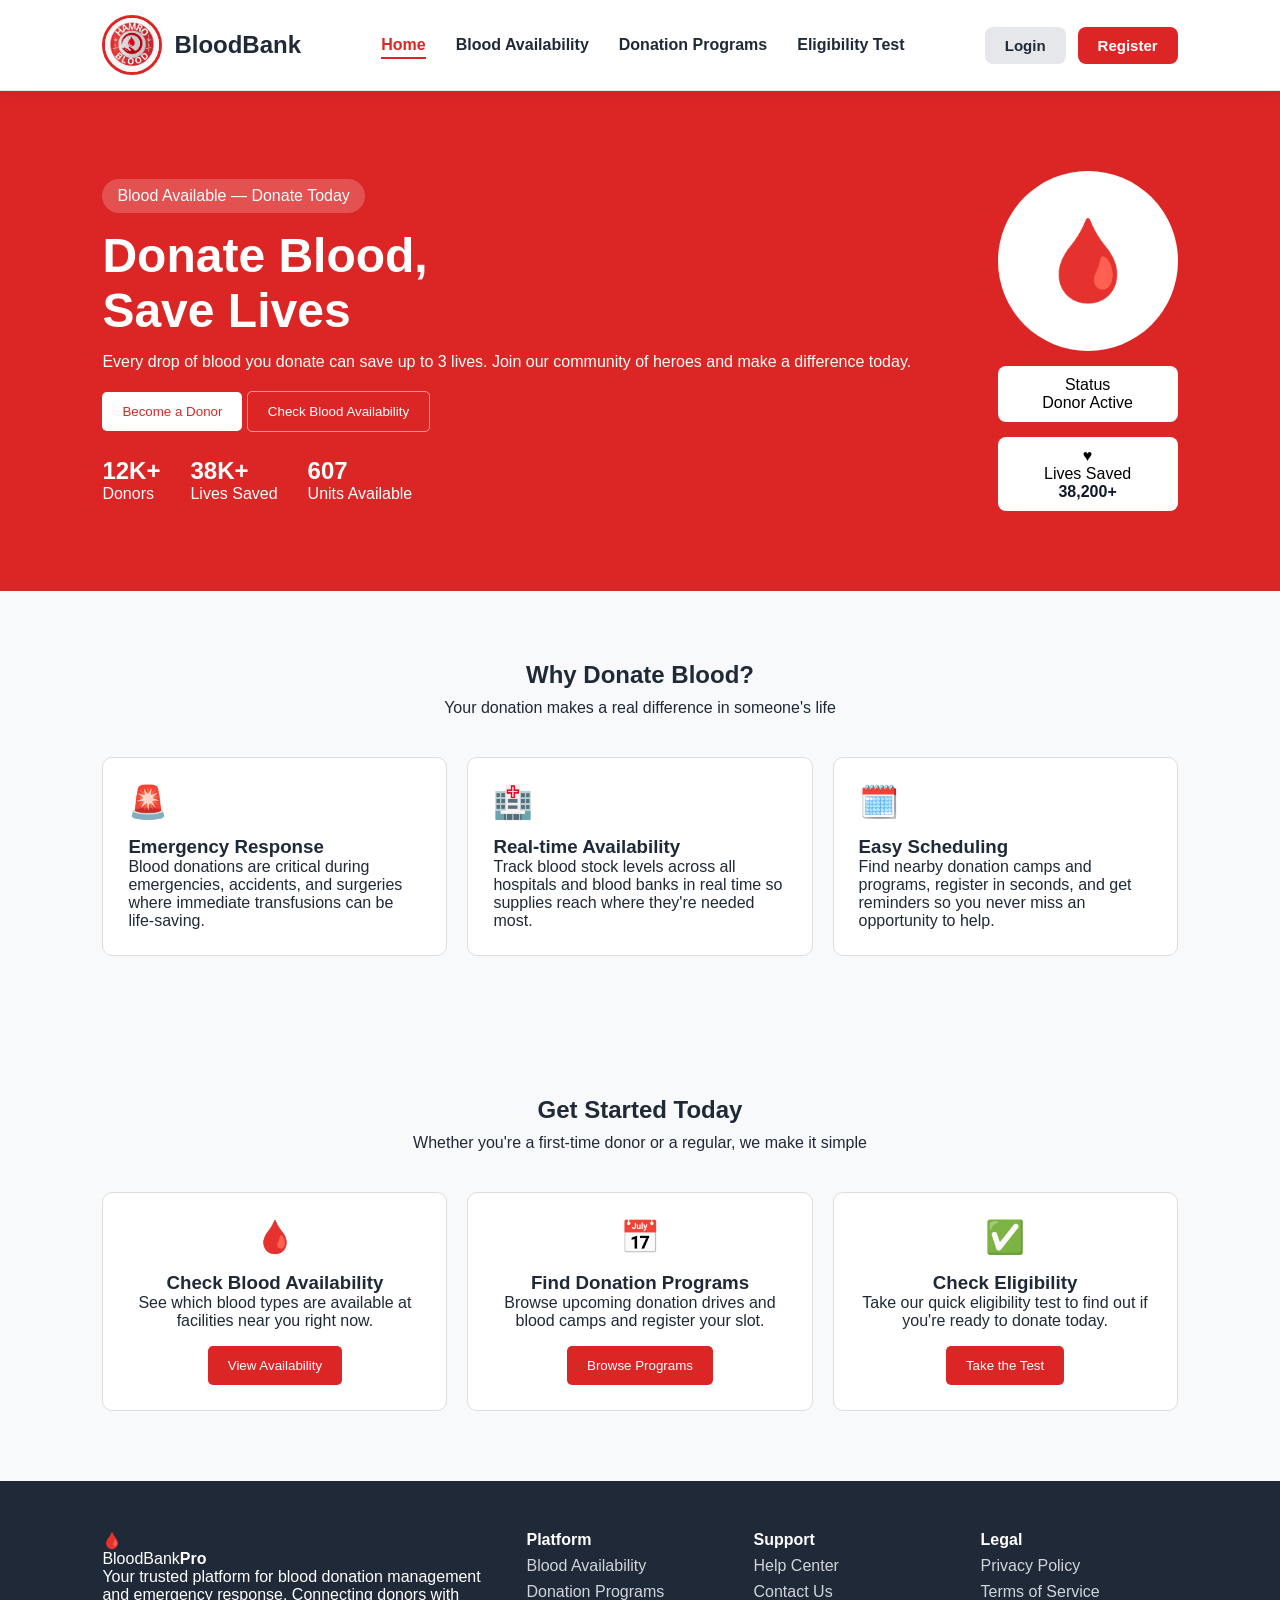
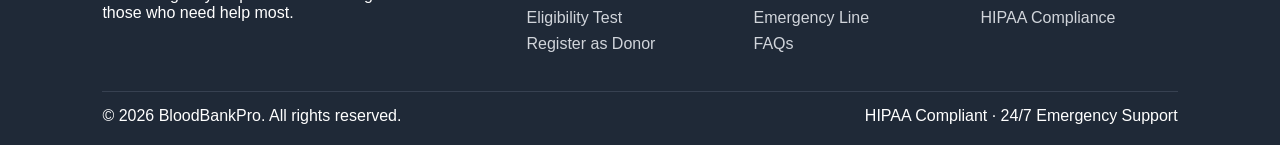
<file: index.html>
<!DOCTYPE html>
<html lang="en">
<head>
  <meta charset="UTF-8" />
  <meta name="viewport" content="width=device-width, initial-scale=1.0" />
  <title>BloodBank – Donate Blood, Save Lives</title>
  <link rel="stylesheet" href="style.css" />
  <link rel="stylesheet" href="pages/global.css">
</head>
<body>
  <nav class="navbar">
    <a href="index.html" class="nav-logo">
      <div class="logo"><img src="logo/logo.jpeg" alt="🩸"></div>
      <span>BloodBank</span>
    </a>
    <ul class="nav-links">
      <li><a href="index.html" class="active">Home</a></li>
      <li><a href="pages/blood-availability.html">Blood Availability</a></li>
      <li><a href="pages/donation-programs.html">Donation Programs</a></li>
      <li><a href="pages/eligibility-test.html">Eligibility Test</a></li>
    </ul>
    <div class="nav-actions">
      <a href="login/login.html"><button class="btn-login">Login</button></a>
      <a href="login/register.html"><button class="btn-register">Register</button></a>
    </div>
  </nav>

  <section class="hero">
    <div class="hero-content">
      <div class="hero-left">
        <div class="hero-badge">
          <span class="dot"></span>
          Blood Available — Donate Today
        </div>
        <h1>Donate Blood,<br/>Save Lives</h1>
        <p>Every drop of blood you donate can save up to 3 lives. Join our community of heroes and make a difference today.</p>
        <div class="hero-cta">
          <a href="login/register.html"><button class="btn btn-outline btn-lg">Become a Donor</button></a>
          <a href="pages/blood-availability.html"><button class="btn btn-outline-dark btn-lg" style="border-color:rgba(255,255,255,0.5);color:white;">Check Blood Availability</button></a>
        </div>
        <div class="hero-stats">
          <div class="hero-stat"><div class="num">12K+</div><div class="lbl">Donors</div></div>
          <div class="hero-stat"><div class="num">38K+</div><div class="lbl">Lives Saved</div></div>
          <div class="hero-stat"><div class="num">607</div><div class="lbl">Units Available</div></div>
        </div>
      </div>
      <div class="hero-visual">
        <div class="hero-circle-wrap">
          <div class="hero-circle-outer">
            <div class="hero-circle-mid">
              <div class="hero-circle-inner">🩸</div>
            </div>
          </div>
          <div class="hero-floating-card top-right">
            <div class="floating-card-title">Status</div>
            <div class="floating-card-value">
              <span class="green-dot"></span>
              Donor Active
            </div>
          </div>
          <div class="hero-floating-card bottom-left">
            <div class="floating-card-value">
              <div class="floating-card-icon">♥</div>
              <div>
                <div class="floating-card-title">Lives Saved</div>
                <div style="font-weight:700;color:#111827;">38,200+</div>
              </div>
            </div>
          </div>
        </div>
      </div>
    </div>
  </section>
  <section class="section" style="background: var(--gray-50);">
    <div class="section-header">
      <h2>Why Donate Blood?</h2>
      <p>Your donation makes a real difference in someone's life</p>
    </div>
    <div class="features-grid">
      <div class="feature-card">
        <div class="feature-icon red">🚨</div>
        <h3>Emergency Response</h3>
        <p>Blood donations are critical during emergencies, accidents, and surgeries where immediate transfusions can be life-saving.</p>
      </div>
      <div class="feature-card">
        <div class="feature-icon green">🏥</div>
        <h3>Real-time Availability</h3>
        <p>Track blood stock levels across all hospitals and blood banks in real time so supplies reach where they're needed most.</p>
      </div>
      <div class="feature-card">
        <div class="feature-icon blue">🗓️</div>
        <h3>Easy Scheduling</h3>
        <p>Find nearby donation camps and programs, register in seconds, and get reminders so you never miss an opportunity to help.</p>
      </div>
    </div>
  </section>
    <section class="section">
    <div class="section-header">
      <h2>Get Started Today</h2>
      <p>Whether you're a first-time donor or a regular, we make it simple</p>
    </div>
    <div class="features-grid">
      <div class="feature-card" style="text-align:center;">
        <div class="feature-icon red" style="margin:0 auto 1rem;">🩸</div>
        <h3>Check Blood Availability</h3>
        <p>See which blood types are available at facilities near you right now.</p>
        <a href="pages/blood-availability.html">
          <button class="btn btn-primary" style="margin-top:1rem;">View Availability</button>
        </a>
      </div>
      <div class="feature-card" style="text-align:center;">
        <div class="feature-icon green" style="margin:0 auto 1rem;">📅</div>
        <h3>Find Donation Programs</h3>
        <p>Browse upcoming donation drives and blood camps and register your slot.</p>
        <a href="pages/donation-programs.html">
          <button class="btn btn-primary" style="margin-top:1rem;">Browse Programs</button>
        </a>
      </div>
      <div class="feature-card" style="text-align:center;">
        <div class="feature-icon blue" style="margin:0 auto 1rem;">✅</div>
        <h3>Check Eligibility</h3>
        <p>Take our quick eligibility test to find out if you're ready to donate today.</p>
        <a href="pages/eligibility-test.html">
          <button class="btn btn-primary" style="margin-top:1rem;">Take the Test</button>
        </a>
      </div>
    </div>
  </section>
  <footer class="footer">
    <div class="footer-content">
      <div class="footer-brand">
        <div class="logo">
          <div class="logo-box">🩸</div>
          <span>BloodBank<strong>Pro</strong></span>
        </div>
        <p>Your trusted platform for blood donation management and emergency response. Connecting donors with those who need help most.</p>
      </div>
      <div class="footer-col">
        <h4>Platform</h4>
        <ul>
          <li><a href="pages/blood-availability.html">Blood Availability</a></li>
          <li><a href="pages/donation-programs.html">Donation Programs</a></li>
          <li><a href="pages/eligibility-test.html">Eligibility Test</a></li>
          <li><a href="pages/register.html">Register as Donor</a></li>
        </ul>
      </div>
      <div class="footer-col">
        <h4>Support</h4>
        <ul>
          <li><a href="#">Help Center</a></li>
          <li><a href="#">Contact Us</a></li>
          <li><a href="#">Emergency Line</a></li>
          <li><a href="#">FAQs</a></li>
        </ul>
      </div>
      <div class="footer-col">
        <h4>Legal</h4>
        <ul>
          <li><a href="#">Privacy Policy</a></li>
          <li><a href="#">Terms of Service</a></li>
          <li><a href="#">HIPAA Compliance</a></li>
        </ul>
      </div>
    </div>
    <div class="footer-bottom">
      <span>© 2026 BloodBankPro. All rights reserved.</span>
      <span>HIPAA Compliant · 24/7 Emergency Support</span>
    </div>
  </footer>

</body>
</html>
</file>
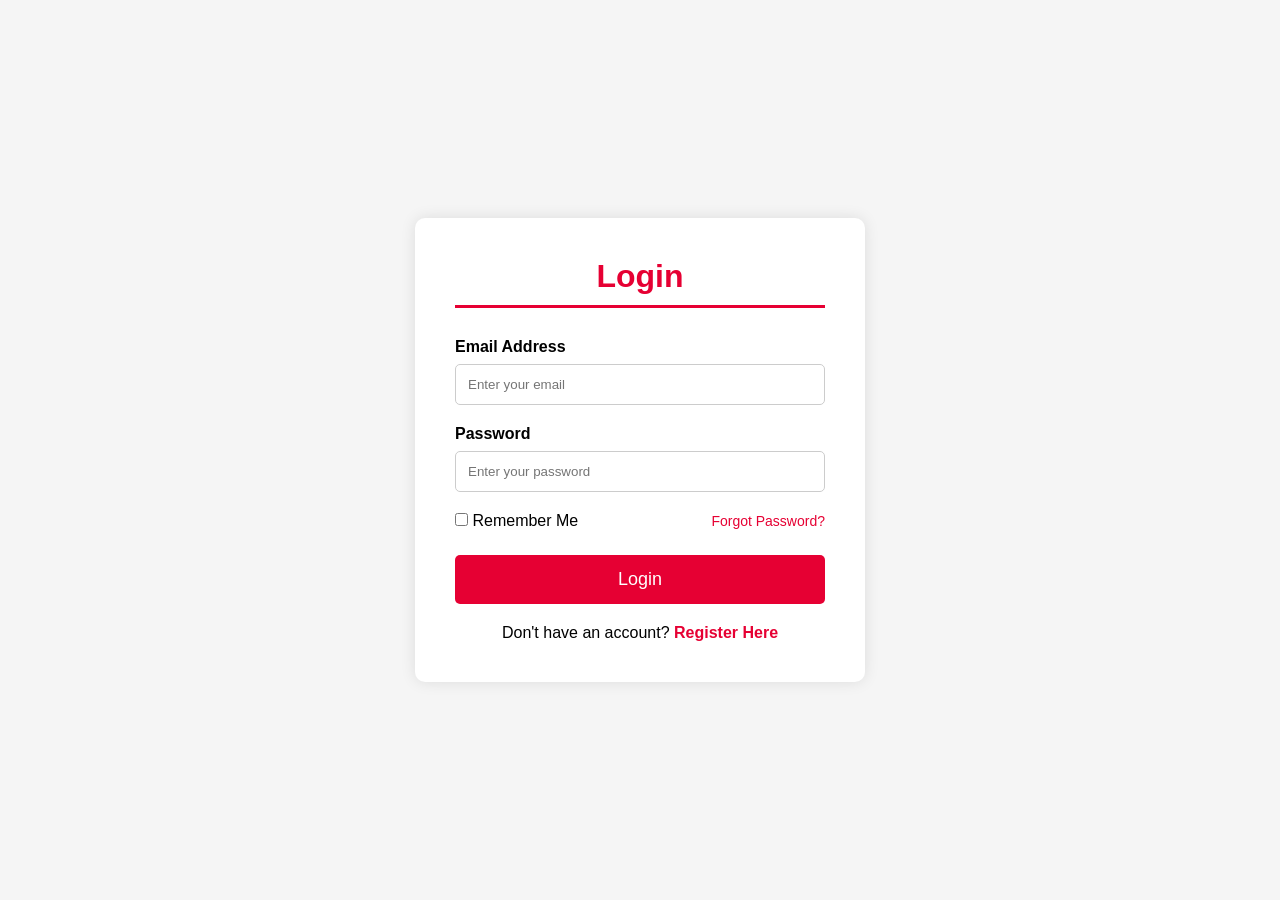
<file: login/login.html>
<!DOCTYPE html>
<html lang="en">
<head>
    <meta charset="UTF-8">
    <meta name="viewport" content="width=device-width, initial-scale=1.0">
    <title>Login Page</title>

    <link rel="stylesheet" href="login.css">
</head>
<body>
    <div class="login-container">

        <h1>Login</h1>
        <div class="line"></div>

        <form>

            <div class="input-group">
                <label>Email Address</label>
                <input type="email" placeholder="Enter your email">
            </div>

            <div class="input-group">
                <label>Password</label>
                <input type="password" placeholder="Enter your password">
            </div>

            <div class="options">
                <div>
                    <input type="checkbox" id="remember">
                    <label for="remember">Remember Me</label>
                </div>

                <a href="#">Forgot Password?</a>
            </div>

            <button type="submit">Login</button>

        </form>

        <p class="register-text">
            Don't have an account?
            <a href="register.html">Register Here</a>
        </p>

    </div>

</body>
</html>
</file>
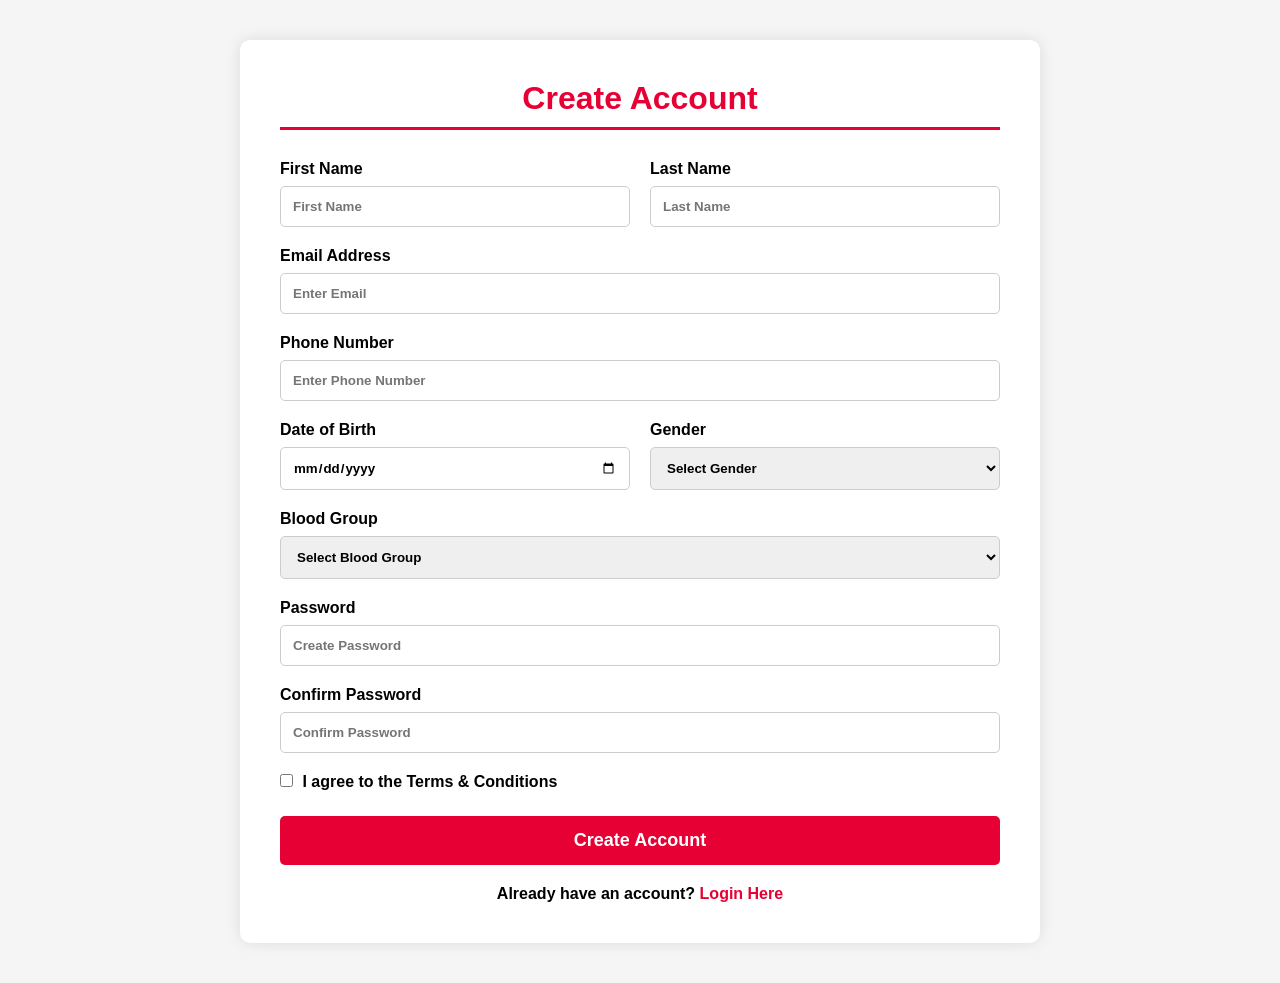
<file: login/register.html>
<!DOCTYPE html>
<html lang="en">
<head>
    <meta charset="UTF-8">
    <meta name="viewport" content="width=device-width, initial-scale=1.0">
    <title>Register</title>

    <link rel="stylesheet" href="register.css">
</head>
<body>

    <div class="register-container">

        <h1>Create Account</h1>
        <div class="line"></div>

        <form>

            <div class="row">
                <div class="input-group">
                    <label>First Name</label>
                    <input type="text" placeholder="First Name">
                </div>

                <div class="input-group">
                    <label>Last Name</label>
                    <input type="text" placeholder="Last Name">
                </div>
            </div>

            <div class="input-group">
                <label>Email Address</label>
                <input type="email" placeholder="Enter Email">
            </div>

            <div class="input-group">
                <label>Phone Number</label>
                <input type="tel" placeholder="Enter Phone Number">
            </div>

            <div class="row">
                <div class="input-group">
                    <label>Date of Birth</label>
                    <input type="date">
                </div>

                <div class="input-group">
                    <label>Gender</label>
                    <select>
                        <option>Select Gender</option>
                        <option>Male</option>
                        <option>Female</option>
                        <option>Other</option>
                    </select>
                </div>
            </div>

            <div class="input-group">
                <label>Blood Group</label>
                <select>
                    <option>Select Blood Group</option>
                    <option>A+</option>
                    <option>A-</option>
                    <option>B+</option>
                    <option>B-</option>
                    <option>AB+</option>
                    <option>AB-</option>
                    <option>O+</option>
                    <option>O-</option>
                </select>
            </div>

            <div class="input-group">
                <label>Password</label>
                <input type="password" placeholder="Create Password">
            </div>

            <div class="input-group">
                <label>Confirm Password</label>
                <input type="password" placeholder="Confirm Password">
            </div>

            <div class="checkbox">
                <input type="checkbox" id="terms">
                <label for="terms">
                    I agree to the Terms & Conditions
                </label>
            </div>

            <button type="submit">Create Account</button>

        </form>

        <p class="login-text">
            Already have an account?
            <a href="login.html">Login Here</a>
        </p>

    </div>

</body>
</html>
</file>
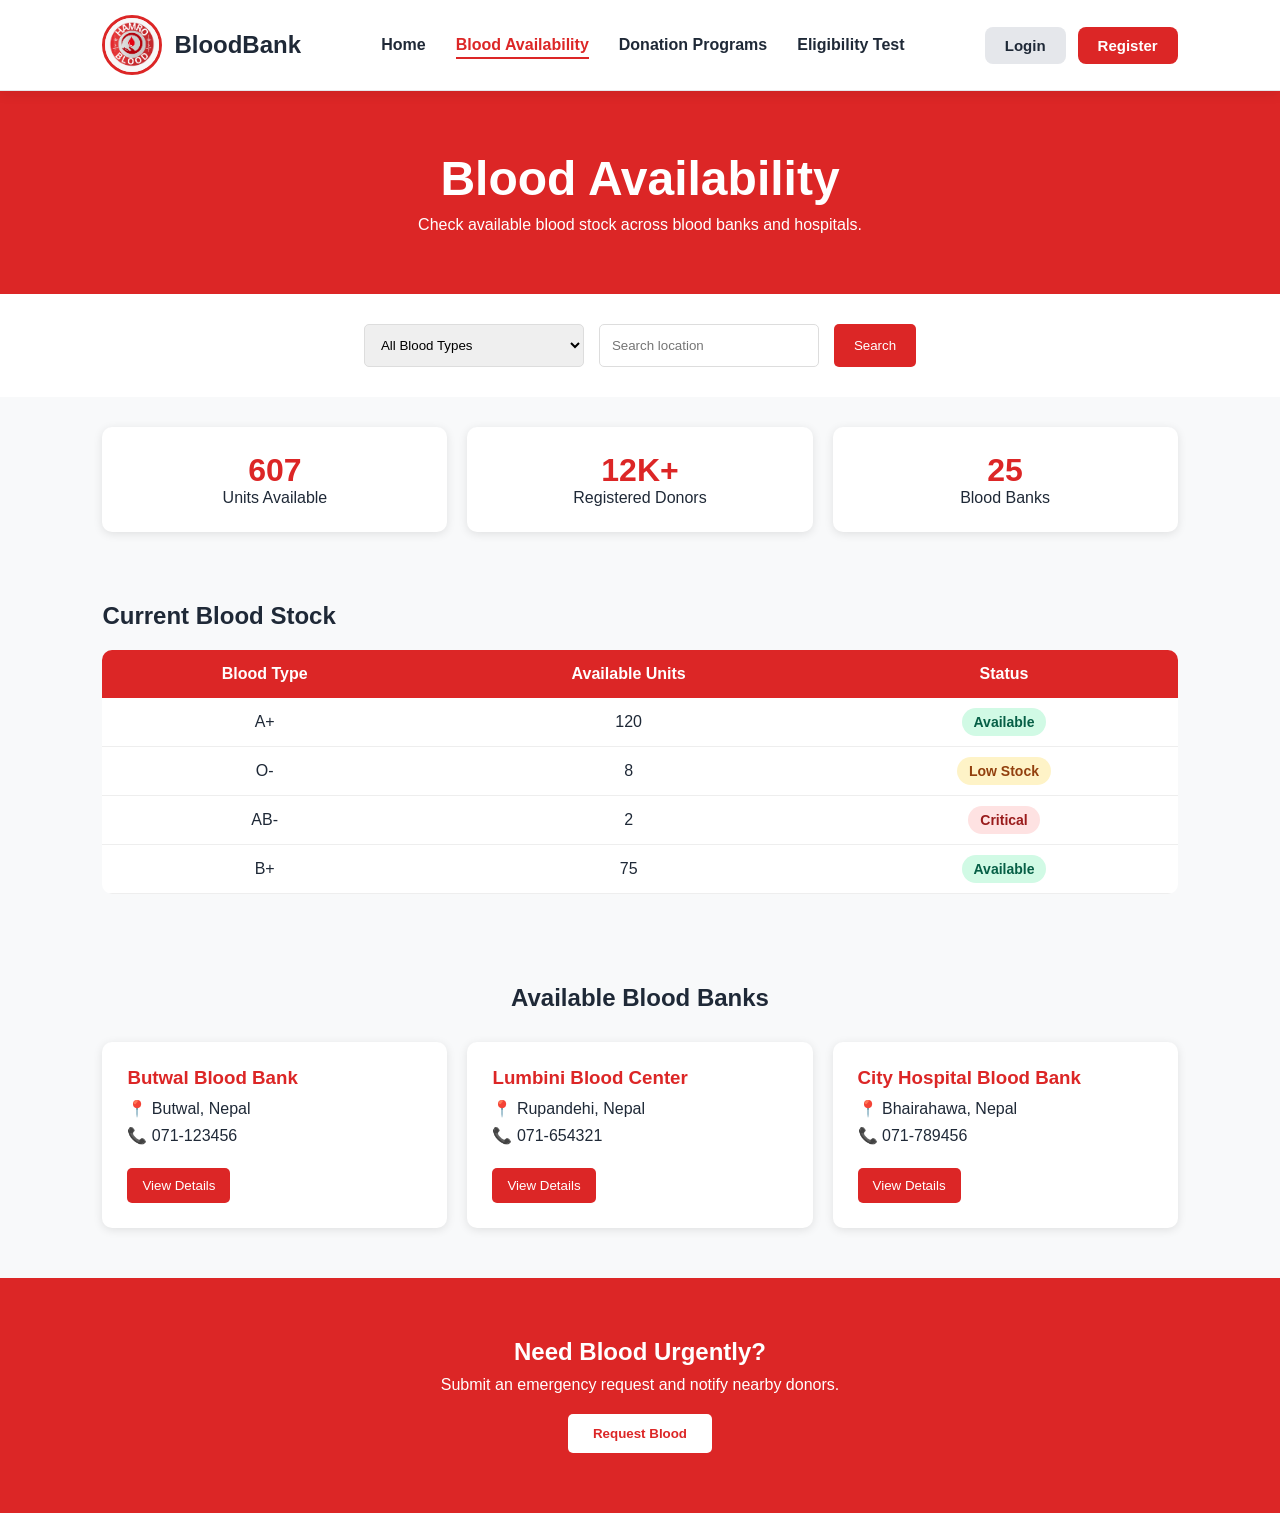
<file: pages/blood-availability.html>
<!DOCTYPE html>
<html lang="en">
<head>
    <meta charset="UTF-8">
    <meta name="viewport" content="width=device-width, initial-scale=1.0">
    <title>Blood Availability - BloodBank</title>
    <link rel="stylesheet" href="blood-availability.css">
    <link rel="stylesheet" href="global.css">

</head>
<body>
  <nav class="navbar">
    <a href="../index.html" class="nav-logo">
       <div class="logo"><img src="../logo/logo.jpeg" alt="🩸"></div>
      <span>BloodBank</span>
    </a>
    <ul class="nav-links">
      <li><a href="../index.html" >Home</a></li>
      <li><a href="blood-availability.html" class="active">Blood Availability</a></li>
      <li><a href="donation-programs.html">Donation Programs</a></li>
      <li><a href="eligibility-test.html">Eligibility Test</a></li>
    </ul>
    <div class="nav-actions">
      <a href="../login/login.html"><button class="btn-login">Login</button></a>
      <a href="../login/register.html"><button class="btn-register">Register</button></a>
    </div>
  </nav>


    <header class="page-header">
        <h1>Blood Availability</h1>
        <p>Check available blood stock across blood banks and hospitals.</p>
    </header>

    <section class="search-section">
        <select>
            <option>All Blood Types</option>
            <option>A+</option>
            <option>A-</option>
            <option>B+</option>
            <option>B-</option>
            <option>AB+</option>
            <option>AB-</option>
            <option>O+</option>
            <option>O-</option>
        </select>

        <input type="text" placeholder="Search location">

        <button>Search</button>
    </section>

    <section class="stats-container">
        <div class="stat-card">
            <h2>607</h2>
            <p>Units Available</p>
        </div>

        <div class="stat-card">
            <h2>12K+</h2>
            <p>Registered Donors</p>
        </div>

        <div class="stat-card">
            <h2>25</h2>
            <p>Blood Banks</p>
        </div>
    </section>

    <section class="blood-table-section">
        <h2>Current Blood Stock</h2>

        <table class="blood-table">
            <tr>
                <th>Blood Type</th>
                <th>Available Units</th>
                <th>Status</th>
            </tr>

            <tr>
                <td>A+</td>
                <td>120</td>
                <td><span class="status available">Available</span></td>
            </tr>

            <tr>
                <td>O-</td>
                <td>8</td>
                <td><span class="status low">Low Stock</span></td>
            </tr>

            <tr>
                <td>AB-</td>
                <td>2</td>
                <td><span class="status critical">Critical</span></td>
            </tr>

            <tr>
                <td>B+</td>
                <td>75</td>
                <td><span class="status available">Available</span></td>
            </tr>
        </table>
    </section>

    <section class="blood-bank-section">
        <h2>Available Blood Banks</h2>

        <div class="blood-bank-grid">

            <div class="blood-bank-card">
                <h3>Butwal Blood Bank</h3>
                <p>📍 Butwal, Nepal</p>
                <p>📞 071-123456</p>
                <button>View Details</button>
            </div>

            <div class="blood-bank-card">
                <h3>Lumbini Blood Center</h3>
                <p>📍 Rupandehi, Nepal</p>
                <p>📞 071-654321</p>
                <button>View Details</button>
            </div>

            <div class="blood-bank-card">
                <h3>City Hospital Blood Bank</h3>
                <p>📍 Bhairahawa, Nepal</p>
                <p>📞 071-789456</p>
                <button>View Details</button>
            </div>

        </div>
    </section>

    <section class="emergency-section">
        <h2>Need Blood Urgently?</h2>
        <p>Submit an emergency request and notify nearby donors.</p>
        <button>Request Blood</button>
    </section>

</body>
</html>
</file>
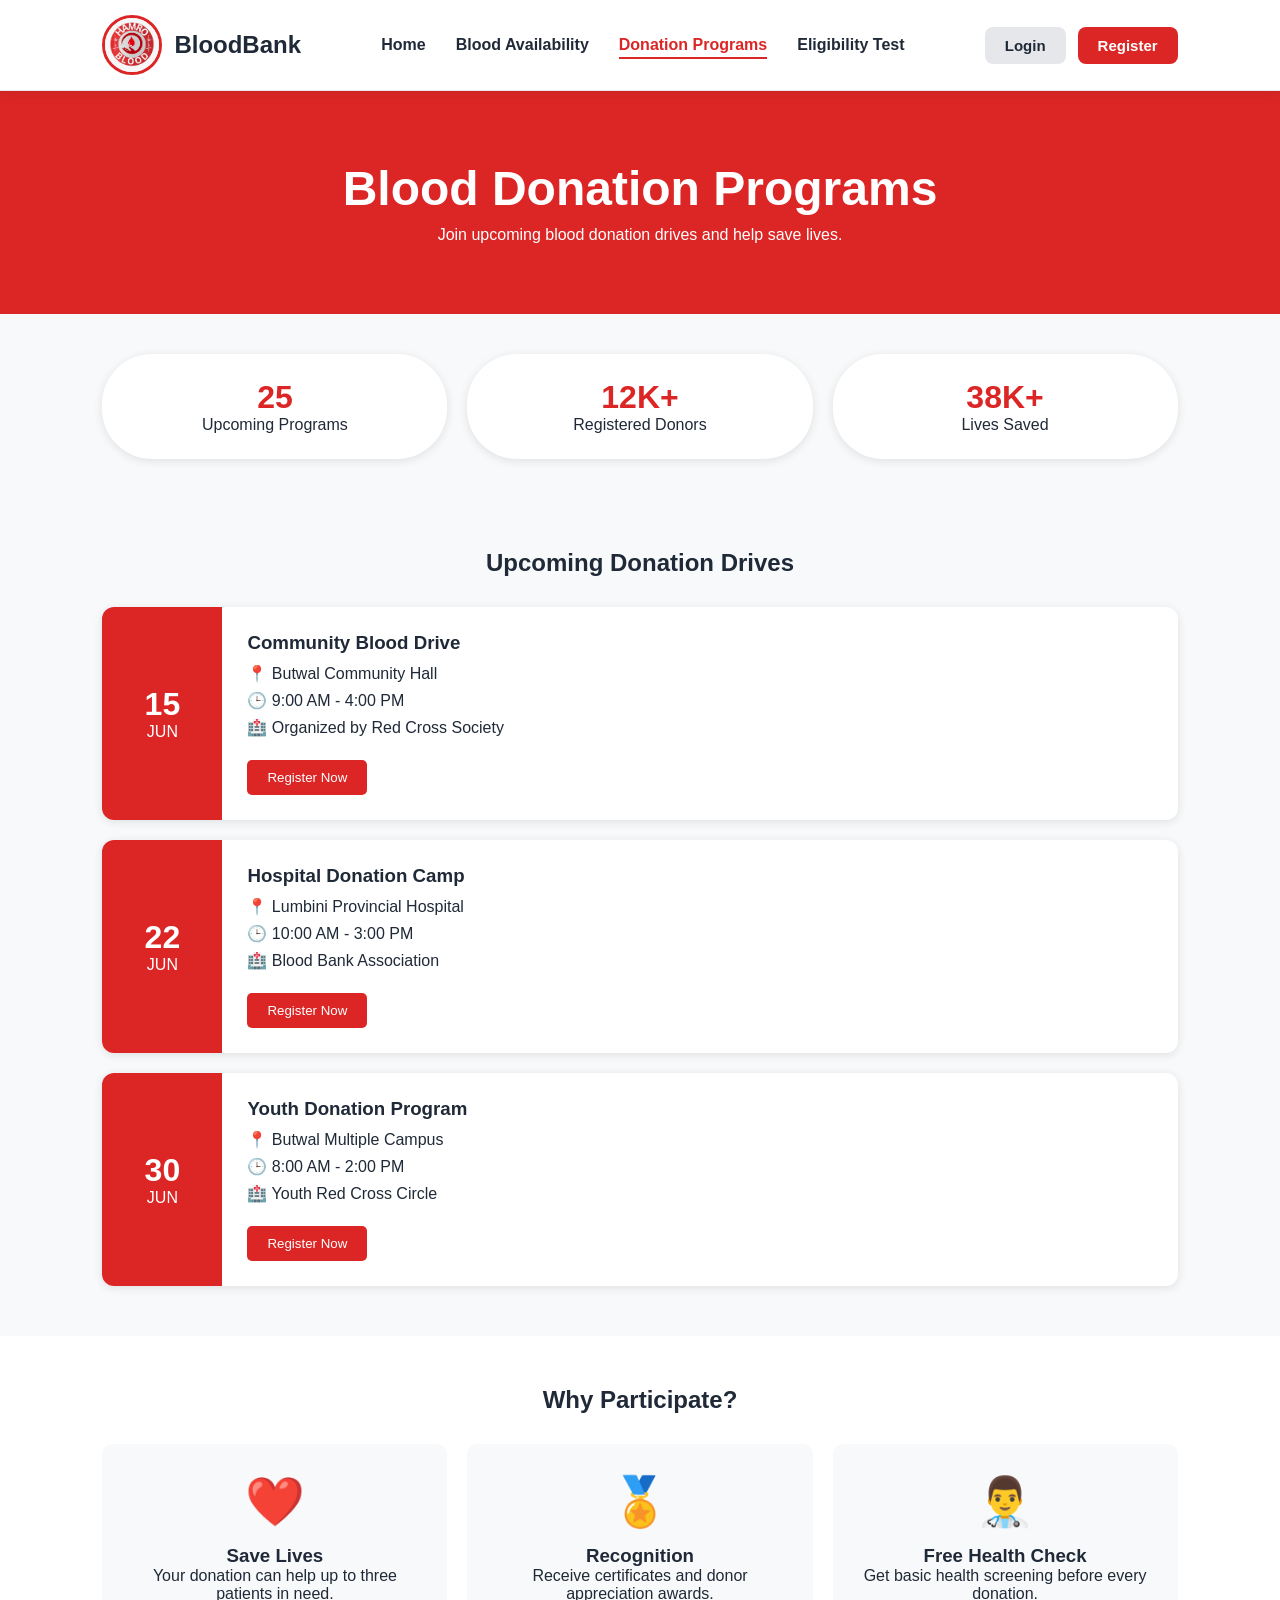
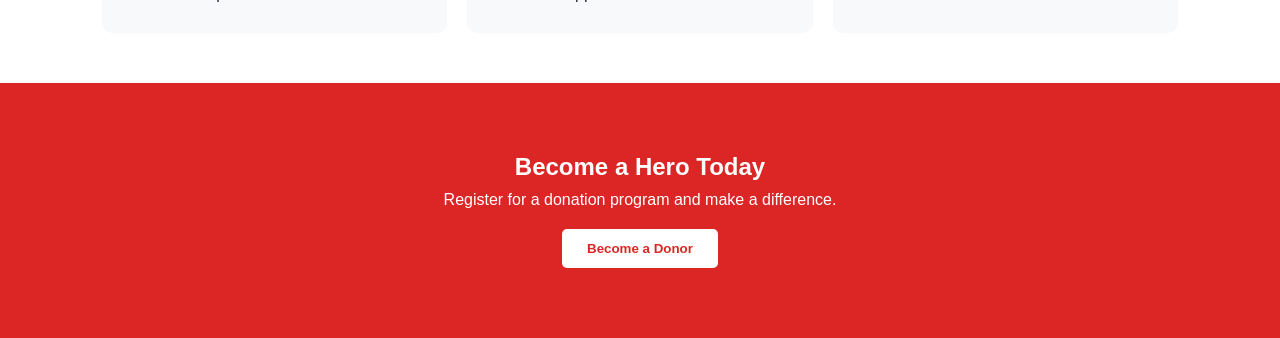
<file: pages/donation-programs.html>
<!DOCTYPE html>
<html lang="en">
<head>
    <meta charset="UTF-8">
    <meta name="viewport" content="width=device-width, initial-scale=1.0">
    <title>Donation Programs - BloodBank</title>
    <link rel="stylesheet" href="donation-programs.css">
    <link rel="stylesheet" href="global.css">
</head>
<body>
      <nav class="navbar">
    <a href="../index.html" class="nav-logo">
       <div class="logo"><img src="../logo/logo.jpeg" alt="🩸"></div>
      <span>BloodBank</span>
    </a>
    <ul class="nav-links">
      <li><a href="../index.html" >Home</a></li>
      <li><a href="blood-availability.html" >Blood Availability</a></li>
      <li><a href="donation-programs.html" class="active">Donation Programs</a></li>
      <li><a href="eligibility-test.html">Eligibility Test</a></li>
    </ul>
    <div class="nav-actions">
      <a href="../login/login.html"><button class="btn-login">Login</button></a>
      <a href="../login/register.html"><button class="btn-register">Register</button></a>
    </div>
  </nav>

    <header class="page-header">
        <h1>Blood Donation Programs</h1>
        <p>Join upcoming blood donation drives and help save lives.</p>
    </header>

    <section class="stats-section">
        <div class="stat-card">
            <h2>25</h2>
            <p>Upcoming Programs</p>
        </div>

        <div class="stat-card">
            <h2>12K+</h2>
            <p>Registered Donors</p>
        </div>

        <div class="stat-card">
            <h2>38K+</h2>
            <p>Lives Saved</p>
        </div>
    </section>

    <section class="programs-section">
        <h2>Upcoming Donation Drives</h2>

        <div class="program-grid">

            <div class="program-card">
                <div class="program-date">
                    <h3>15</h3>
                    <span>JUN</span>
                </div>

                <div class="program-info">
                    <h3>Community Blood Drive</h3>
                    <p>📍 Butwal Community Hall</p>
                    <p>🕒 9:00 AM - 4:00 PM</p>
                    <p>🏥 Organized by Red Cross Society</p>

                    <button>Register Now</button>
                </div>
            </div>

            <div class="program-card">
                <div class="program-date">
                    <h3>22</h3>
                    <span>JUN</span>
                </div>

                <div class="program-info">
                    <h3>Hospital Donation Camp</h3>
                    <p>📍 Lumbini Provincial Hospital</p>
                    <p>🕒 10:00 AM - 3:00 PM</p>
                    <p>🏥 Blood Bank Association</p>

                    <button>Register Now</button>
                </div>
            </div>

            <div class="program-card">
                <div class="program-date">
                    <h3>30</h3>
                    <span>JUN</span>
                </div>

                <div class="program-info">
                    <h3>Youth Donation Program</h3>
                    <p>📍 Butwal Multiple Campus</p>
                    <p>🕒 8:00 AM - 2:00 PM</p>
                    <p>🏥 Youth Red Cross Circle</p>

                    <button>Register Now</button>
                </div>
            </div>

        </div>
    </section>

    <section class="benefits-section">
        <h2>Why Participate?</h2>

        <div class="benefits-grid">

            <div class="benefit-card">
                <div class="icon">❤️</div>
                <h3>Save Lives</h3>
                <p>Your donation can help up to three patients in need.</p>
            </div>

            <div class="benefit-card">
                <div class="icon">🏅</div>
                <h3>Recognition</h3>
                <p>Receive certificates and donor appreciation awards.</p>
            </div>

            <div class="benefit-card">
                <div class="icon">👨‍⚕️</div>
                <h3>Free Health Check</h3>
                <p>Get basic health screening before every donation.</p>
            </div>

        </div>
    </section>

    <section class="cta-section">
        <h2>Become a Hero Today</h2>
        <p>Register for a donation program and make a difference.</p>
        <button>Become a Donor</button>
    </section>

</body>
</html>
</file>
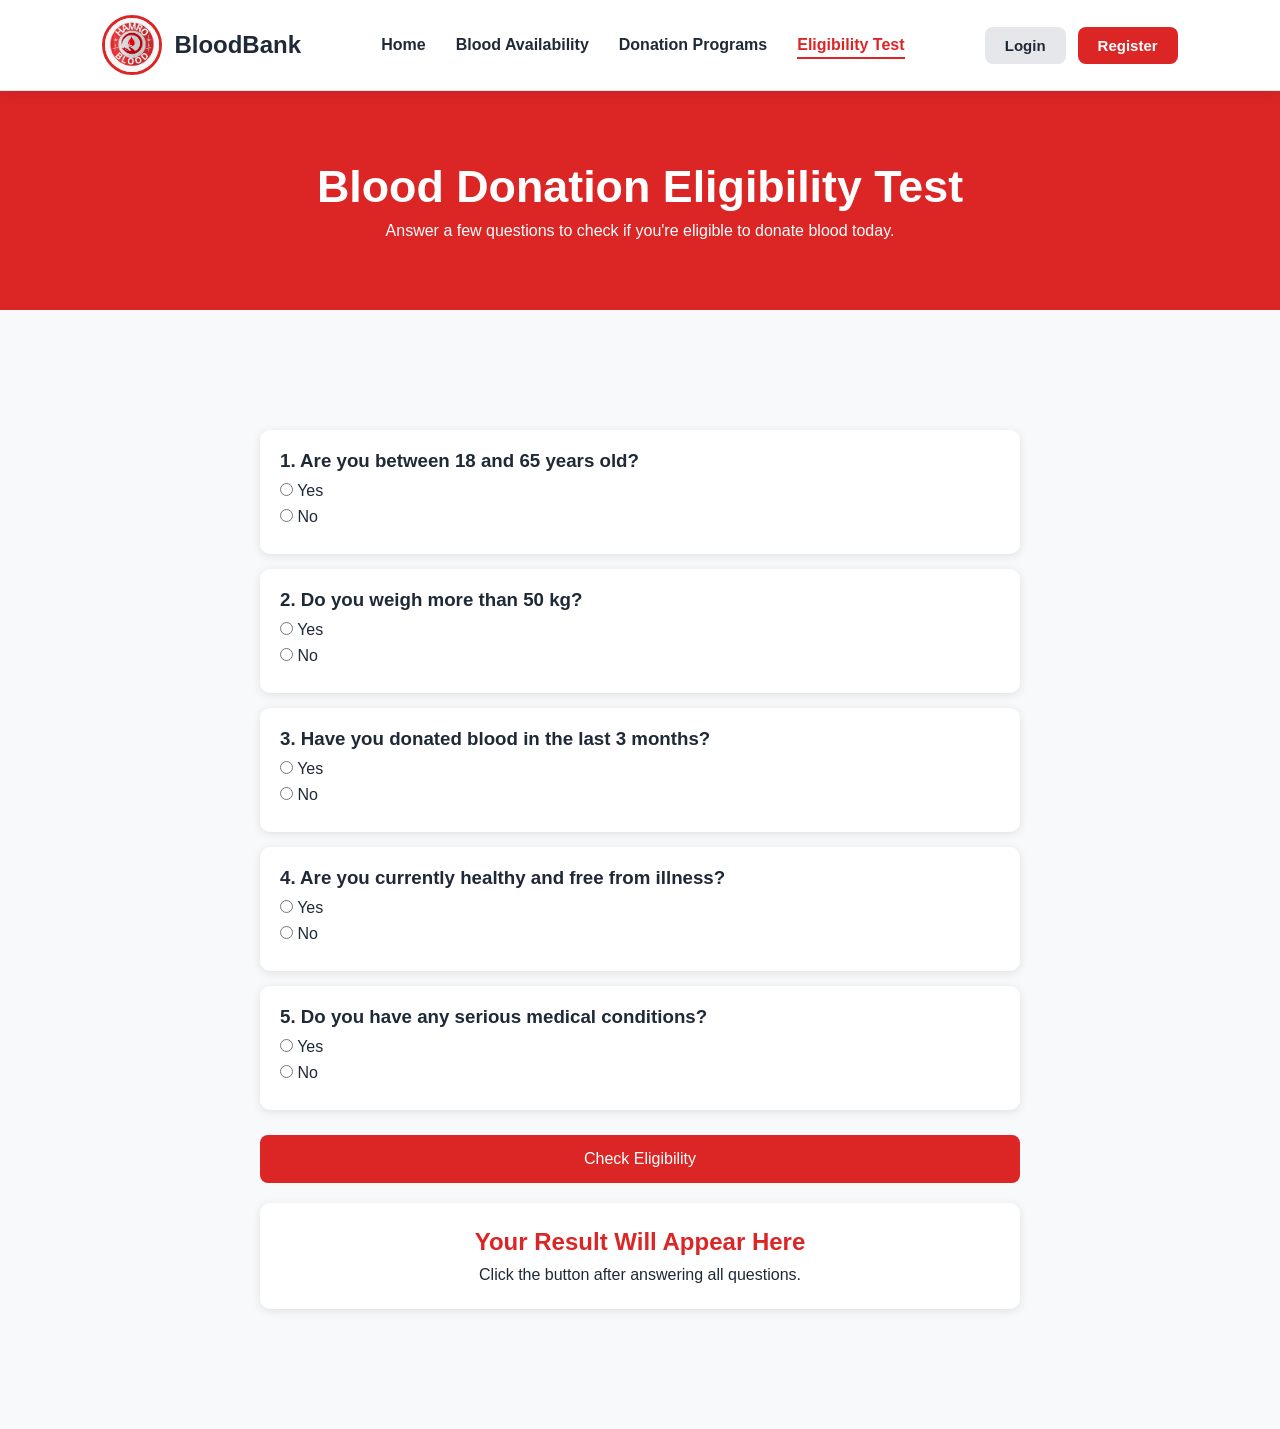
<file: pages/eligibility-test.html>
<!DOCTYPE html>
<html lang="en">
<head>
    <meta charset="UTF-8">
    <meta name="viewport" content="width=device-width, initial-scale=1.0">
    <title>Eligibility Test - BloodBank</title>
    <link rel="stylesheet" href="eligibility-test.css">
    <link rel="stylesheet" href="global.css">
</head>
<body><nav class="navbar">
    <a href="../index.html" class="nav-logo">
       <div class="logo"><img src="../logo/logo.jpeg" alt="🩸"></div>
      <span>BloodBank</span>
    </a>
    <ul class="nav-links">
      <li><a href="../index.html" >Home</a></li>
      <li><a href="blood-availability.html" >Blood Availability</a></li>
      <li><a href="donation-programs.html">Donation Programs</a></li>
      <li><a href="eligibility-test.html" class="active">Eligibility Test</a></li>
    </ul>
    <div class="nav-actions">
      <a href="../login/login.html"><button class="btn-login">Login</button></a>
      <a href="../login/register.html"><button class="btn-register">Register</button></a>
    </div>
  </nav>

    <header class="page-header">
        <h1>Blood Donation Eligibility Test</h1>
        <p>Answer a few questions to check if you're eligible to donate blood today.</p>
    </header>

    <section class="test-container">

        <div class="question-card">
            <h3>1. Are you between 18 and 65 years old?</h3>
            <label><input type="radio" name="q1" value="yes"> Yes</label>
            <label><input type="radio" name="q1" value="no"> No</label>
        </div>

        <div class="question-card">
            <h3>2. Do you weigh more than 50 kg?</h3>
            <label><input type="radio" name="q2" value="yes"> Yes</label>
            <label><input type="radio" name="q2" value="no"> No</label>
        </div>

        <div class="question-card">
            <h3>3. Have you donated blood in the last 3 months?</h3>
            <label><input type="radio" name="q3" value="yes"> Yes</label>
            <label><input type="radio" name="q3" value="no"> No</label>
        </div>

        <div class="question-card">
            <h3>4. Are you currently healthy and free from illness?</h3>
            <label><input type="radio" name="q4" value="yes"> Yes</label>
            <label><input type="radio" name="q4" value="no"> No</label>
        </div>

        <div class="question-card">
            <h3>5. Do you have any serious medical conditions?</h3>
            <label><input type="radio" name="q5" value="yes"> Yes</label>
            <label><input type="radio" name="q5" value="no"> No</label>
        </div>

        <button class="submit-btn">Check Eligibility</button>

        <div class="result-box" id="result-box">
            <h2>Your Result Will Appear Here</h2>
            <p>Click the button after answering all questions.</p>
        </div>

    </section>
<script src="eligibility-test.js"></script>
</body>


</html>
</file>
<file: style.css>
.hero {
  background: var(--primary);
  color: white;
  padding: 80px 8%;
}

.hero-content {
  display: flex;
  justify-content: space-between;
  align-items: center;
  gap: 40px;
}

.hero-left h1 {
  font-size: 3rem;
  margin: 15px 0;
}

.hero-left p {
  margin-bottom: 20px;
}

.hero-badge {
  background: rgba(255,255,255,0.2);
  display: inline-block;
  padding: 8px 15px;
  border-radius: 20px;
}

.hero-cta {
  margin: 20px 0;
}

.btn {
  padding: 12px 20px;
  border: none;
  border-radius: 5px;
  cursor: pointer;
}

.btn-outline {
  background: white;
  color: var(--primary);
}

.btn-outline-dark {
  background: transparent;
  border: 1px solid white;
  color: white;
}

.hero-stats {
  display: flex;
  gap: 30px;
  margin-top: 25px;
}

.num {
  font-size: 1.5rem;
  font-weight: bold;
}

/* Hero Visual */
.hero-visual {
  text-align: center;
}

.hero-circle-inner {
  width: 180px;
  height: 180px;
  background: white;
  color: var(--primary);
  border-radius: 50%;
  display: flex;
  justify-content: center;
  align-items: center;
  font-size: 5rem;
}

.hero-floating-card {
  background: white;
  color: black;
  padding: 10px;
  border-radius: 8px;
  margin-top: 15px;
}

/* Sections */
.section {
  padding: 70px 8%;
}

.section-header {
  text-align: center;
  margin-bottom: 40px;
}

.section-header h2 {
  margin-bottom: 10px;
}

.features-grid {
  display: grid;
  grid-template-columns: repeat(auto-fit, minmax(250px, 1fr));
  gap: 20px;
}

.feature-card {
  background: white;
  border: 1px solid #ddd;
  padding: 25px;
  border-radius: 10px;
}

.feature-icon {
  font-size: 2rem;
  margin-bottom: 15px;
}

.btn-primary {
  background: var(--primary);
  color: white;
}

/* Footer */
.footer {
  background: var(--dark);
  color: white;
  padding: 50px 8% 20px;
}

.footer-content {
  display: grid;
  grid-template-columns: 2fr 1fr 1fr 1fr;
  gap: 30px;
}

.footer-col ul {
  list-style: none;
}

.footer-col ul li {
  margin: 8px 0;
}

.footer-col a {
  text-decoration: none;
  color: #d1d5db;
}

.footer-bottom {
  margin-top: 30px;
  padding-top: 15px;
  border-top: 1px solid #374151;
  display: flex;
  justify-content: space-between;
}

/* Responsive */
@media (max-width: 768px) {
  .navbar,
  .hero-content,
  .footer-content,
  .footer-bottom {
    flex-direction: column;
    text-align: center;
  }

  .nav-links {
    flex-direction: column;
    margin: 15px 0;
  }

  .footer-content {
    grid-template-columns: 1fr;
  }

  .hero-left h1 {
    font-size: 2.2rem;
  }
}
</file>
<file: pages/global.css>
*{
    margin:0;
    padding:0;
    box-sizing:border-box;
    font-family:Arial, sans-serif;
}

:root{
    --primary:#dc2626;
    --primary-dark:#b91c1c;
    --dark:#1f2937;
    --light:#ffffff;
    --gray:#f3f4f6;
    --border:#e5e7eb;
    --text:#6b7280;
}

body{
    background:#f8f9fa;
    color:var(--dark);
}

.navbar{
    display:flex;
    justify-content:space-between;
    align-items:center;
    padding:15px 8%;
    background:#fff;
    border-bottom:1px solid var(--border);
    box-shadow:0 3px 12px rgba(0,0,0,.08);
    position:sticky;
    top:0;
    z-index:1000;
}

.nav-logo{
    display:flex;
    align-items:center;
    gap:12px;
    text-decoration:none;
    color:var(--dark);
    font-size:1.5rem;
    font-weight:700;
    transition:.3s;
}

.nav-logo:hover{
    opacity:.9;
}

.nav-logo span{
    white-space:nowrap;
}

.logo img{
    width:60px;
    height:60px;
    object-fit:cover;
    border-radius:50%;
    display:block;
    border:3px solid var(--primary);
}

.nav-links{
    display:flex;
    align-items:center;
    gap:30px;
    list-style:none;
}

.nav-links a{
    text-decoration:none;
    color:var(--dark);
    font-size:16px;
    font-weight:600;
    transition:.3s;
    position:relative;
}

.nav-links a:hover{
    color:var(--primary);
}

.nav-links a.active{
    color:var(--primary);
}

.nav-links a::after{
    content:"";
    position:absolute;
    left:0;
    bottom:-6px;
    width:0;
    height:2px;
    background:var(--primary);
    transition:.3s;
}

.nav-links a:hover::after,
.nav-links a.active::after{
    width:100%;
}


.nav-actions{
    display:flex;
    gap:12px;
}

.nav-actions a{
    text-decoration:none;
}

.nav-actions button{
    padding:10px 20px;
    border:none;
    border-radius:8px;
    cursor:pointer;
    font-size:15px;
    font-weight:600;
    transition:.3s;
}

.btn-login{
    background:#e5e7eb;
    color:var(--dark);
}

.btn-login:hover{
    background:#d1d5db;
}

.btn-register{
    background:var(--primary);
    color:#fff;
}

.btn-register:hover{
    background:var(--primary-dark);
}

@media(max-width:900px){

    .navbar{
        flex-direction:column;
        gap:20px;
        padding:20px;
    }

    .nav-links{
        flex-direction:column;
        gap:15px;
    }

    .nav-actions{
        width:100%;
        justify-content:center;
    }

    .nav-actions button{
        width:140px;
    }
}

@media(max-width:500px){

    .nav-logo{
        font-size:1.3rem;
    }

    .logo img{
        width:50px;
        height:50px;
    }

    .nav-actions{
        flex-direction:column;
        width:100%;
    }

    .nav-actions button{
        width:100%;
    }
}
</file>
<file: login/login.css>
*{
    margin: 0;
    padding: 0;
    box-sizing: border-box;
    font-family: Arial, Helvetica, sans-serif;
}

body{
    background: #f5f5f5;
    height: 100vh;
    display: flex;
    justify-content: center;
    align-items: center;
}

.login-container{
    width: 450px;
    background: white;
    padding: 40px;
    border-radius: 10px;
    box-shadow: 0 0 15px rgba(0,0,0,0.1);
}

h1{
    text-align: center;
    color: #e60033;
    margin-bottom: 10px;
}

.line{
    width: 100%;
    height: 3px;
    background: #e60033;
    margin-bottom: 30px;
}

.input-group{
    margin-bottom: 20px;
}

.input-group label{
    display: block;
    margin-bottom: 8px;
    font-weight: bold;
}

.input-group input{
    width: 100%;
    padding: 12px;
    border: 1px solid #ccc;
    border-radius: 5px;
    outline: none;
}

.input-group input:focus{
    border-color: #e60033;
}

.options{
    display: flex;
    justify-content: space-between;
    align-items: center;
    margin-bottom: 25px;
}

.options a{
    text-decoration: none;
    color: #e60033;
    font-size: 14px;
}

button{
    width: 100%;
    padding: 14px;
    border: none;
    border-radius: 5px;
    background: #e60033;
    color: white;
    font-size: 18px;
    cursor: pointer;
}

button:hover{
    background: #c7002c;
}

.register-text{
    text-align: center;
    margin-top: 20px;
}

.register-text a{
    color: #e60033;
    text-decoration: none;
    font-weight: bold;
}
</file>
<file: login/register.css>
*{
    margin: 0;
    padding: 0;
    box-sizing: border-box;
    font-family: Arial, Helvetica, sans-serif;font-weight: 600;

}

body{
    background: #f5f5f5;
    padding: 40px 0;
}

.register-container{
    width: 800px;
    max-width: 95%;
    margin: auto;
    background: white;
    padding: 40px;
    border-radius: 10px;
    box-shadow: 0 0 15px rgba(0,0,0,0.1);
}

h1{
    text-align: center;
    color: #e60033;
    margin-bottom: 10px;
}

.line{
    width: 100%;
    height: 3px;
    background: #e60033;
    margin-bottom: 30px;
}

.row{
    display: flex;
    gap: 20px;
}

.input-group{
    width: 100%;
    margin-bottom: 20px;
}

.input-group label{
    display: block;
    margin-bottom: 8px;
    font-weight: bold;
}

.input-group input,
.input-group select{
    width: 100%;
    padding: 12px;
    border: 1px solid #ccc;
    border-radius: 5px;
    outline: none;
}

.input-group input:focus,
.input-group select:focus{
    border-color: #e60033;
}

.checkbox{
    margin: 15px 0 25px;
}

.checkbox label{
    margin-left: 5px;
}

button{
    width: 100%;
    padding: 14px;
    border: none;
    border-radius: 5px;
    background: #e60033;
    color: white;
    font-size: 18px;
    cursor: pointer;
}

button:hover{
    background: #c7002c;
}

.login-text{
    text-align: center;
    margin-top: 20px;
}

.login-text a{
    color: #e60033;
    text-decoration: none;
    font-weight: bold;
}

@media(max-width: 768px){

    .row{
        flex-direction: column;
        gap: 0;
    }

    .register-container{
        padding: 25px;
    }
}
</file>
<file: pages/blood-availability.css>
.page-header{
    background:#dc2626;
    color:white;
    text-align:center;
    padding:60px 20px;
}

.page-header h1{
    font-size:3rem;
    margin-bottom:10px;
}

.search-section{
    display:flex;
    justify-content:center;
    gap:15px;
    flex-wrap:wrap;
    padding:30px;
    background:white;
}

.search-section select,
.search-section input{
    padding:12px;
    border:1px solid #ddd;
    border-radius:5px;
    min-width:220px;
}

.search-section button{
    padding:12px 20px;
    border:none;
    background:#dc2626;
    color:white;
    border-radius:5px;
    cursor:pointer;
}

.stats-container{
    display:grid;
    grid-template-columns:repeat(auto-fit,minmax(220px,1fr));
    gap:20px;
    padding:30px 8%;
}

.stat-card{
    background:white;
    padding:25px;
    text-align:center;
    border-radius:10px;
    box-shadow:0 2px 10px rgba(0,0,0,.1);
}

.stat-card h2{
    color:#dc2626;
    font-size:2rem;
}

.blood-table-section{
    padding:40px 8%;
}

.blood-table-section h2{
    margin-bottom:20px;
}

.blood-table{
    width:100%;
    border-collapse:collapse;
    background:white;
    border-radius:10px;
    overflow:hidden;
}

.blood-table th{
    background:#dc2626;
    color:white;
    padding:15px;
}

.blood-table td{
    padding:15px;
    text-align:center;
    border-bottom:1px solid #eee;
}

.status{
    padding:6px 12px;
    border-radius:20px;
    font-size:14px;
    font-weight:bold;
}

.available{
    background:#d1fae5;
    color:#065f46;
}

.low{
    background:#fef3c7;
    color:#92400e;
}

.critical{
    background:#fee2e2;
    color:#991b1b;
}

.blood-bank-section{
    padding:50px 8%;
}

.blood-bank-section h2{
    text-align:center;
    margin-bottom:30px;
}

.blood-bank-grid{
    display:grid;
    grid-template-columns:repeat(auto-fit,minmax(280px,1fr));
    gap:20px;
}

.blood-bank-card{
    background:white;
    padding:25px;
    border-radius:10px;
    box-shadow:0 2px 10px rgba(0,0,0,.1);
}

.blood-bank-card h3{
    color:#dc2626;
    margin-bottom:10px;
}

.blood-bank-card p{
    margin:8px 0;
}

.blood-bank-card button{
    margin-top:15px;
    padding:10px 15px;
    background:#dc2626;
    color:white;
    border:none;
    border-radius:5px;
    cursor:pointer;
}

.emergency-section{
    background:#dc2626;
    color:white;
    text-align:center;
    padding:60px 20px;
}

.emergency-section h2{
    margin-bottom:10px;
}

.emergency-section button{
    margin-top:20px;
    padding:12px 25px;
    border:none;
    background:white;
    color:#dc2626;
    border-radius:5px;
    font-weight:bold;
    cursor:pointer;
}

@media(max-width:768px){

    .page-header h1{
        font-size:2rem;
    }

    .blood-table{
        display:block;
        overflow-x:auto;
    }
}
</file>
<file: pages/donation-programs.css>
.page-header{
    background:#dc2626;
    color:white;
    text-align:center;
    padding:70px 20px;
}

.page-header h1{
    font-size:3rem;
    margin-bottom:10px;
}

.stats-section{
    display:grid;
    grid-template-columns:repeat(auto-fit,minmax(220px,1fr));
    gap:20px;
    padding:40px 8%;
}

.stat-card{
    background:white;
    padding:25px;
    text-align:center;
    border-radius:50px;
    box-shadow:0 2px 10px rgba(0,0,0,.1);
}

.stat-card h2{
    color:#dc2626;
    font-size:2rem;
}

.programs-section{
    padding:50px 8%;
}

.programs-section h2{
    text-align:center;
    margin-bottom:30px;
}

.program-grid{
    display:grid;
    gap:20px;
}

.program-card{
    background:white;
    display:flex;
    border-radius:12px;
    overflow:hidden;
    box-shadow:0 2px 10px rgba(0,0,0,.1);
}

.program-date{
    background:#dc2626;
    color:white;
    width:120px;
    display:flex;
    flex-direction:column;
    justify-content:center;
    align-items:center;
}

.program-date h3{
    font-size:2rem;
}

.program-info{
    padding:25px;
    flex:1;
}

.program-info h3{
    margin-bottom:10px;
}

.program-info p{
    margin:8px 0;
}

.program-info button{
    margin-top:15px;
    padding:10px 20px;
    background:#dc2626;
    color:white;
    border:none;
    border-radius:5px;
    cursor:pointer;
}

.benefits-section{
    padding:50px 8%;
    background:white;
}

.benefits-section h2{
    text-align:center;
    margin-bottom:30px;
}

.benefits-grid{
    display:grid;
    grid-template-columns:repeat(auto-fit,minmax(250px,1fr));
    gap:20px;
}

.benefit-card{
    text-align:center;
    padding:30px;
    background:#f8f9fa;
    border-radius:10px;
}

.icon{
    font-size:3rem;
    margin-bottom:15px;
}

.cta-section{
    background:#dc2626;
    color:white;
    text-align:center;
    padding:70px 20px;
}

.cta-section h2{
    margin-bottom:10px;
}

.cta-section button{
    margin-top:20px;
    padding:12px 25px;
    border:none;
    border-radius:5px;
    background:white;
    color:#dc2626;
    font-weight:bold;
    cursor:pointer;
}

@media(max-width:768px){

    .page-header h1{
        font-size:2rem;
    }

    .program-card{
        flex-direction:column;
    }

    .program-date{
        width:100%;
        padding:20px;
    }
}
</file>
<file: pages/eligibility-test.css>
.page-header{
    background:#dc2626;
    color:white;
    text-align:center;
    padding:70px 20px;
}

.page-header h1{
    font-size:2.8rem;
    margin-bottom:10px;
}

.test-container{
    max-width:800px;
    margin:100px auto;
    padding:20px;
}

.question-card{
    background:white;
    padding:20px;
    margin-bottom:15px;
    border-radius:10px;
    box-shadow:0 2px 10px rgba(0,0,0,0.1);
}

.question-card h3{
    margin-bottom:10px;
}

.question-card label{
    display:block;
    margin:8px 0;
    cursor:pointer;
}

.submit-btn{
    width:100%;
    padding:15px;
    background:#dc2626;
    color:white;
    border:none;
    border-radius:8px;
    font-size:1rem;
    cursor:pointer;
    margin-top:10px;
}

.submit-btn:hover{
    background:#b91c1c;
}

.result-box{
    margin-top:20px;
    background:white;
    padding:25px;
    text-align:center;
    border-radius:10px;
    box-shadow:0 2px 10px rgba(0,0,0,0.1);
}

.result-box h2{
    color:#dc2626;
    margin-bottom:10px;
}

@media(max-width:768px){
    .page-header h1{
        font-size:2rem;
    }
}
</file>
